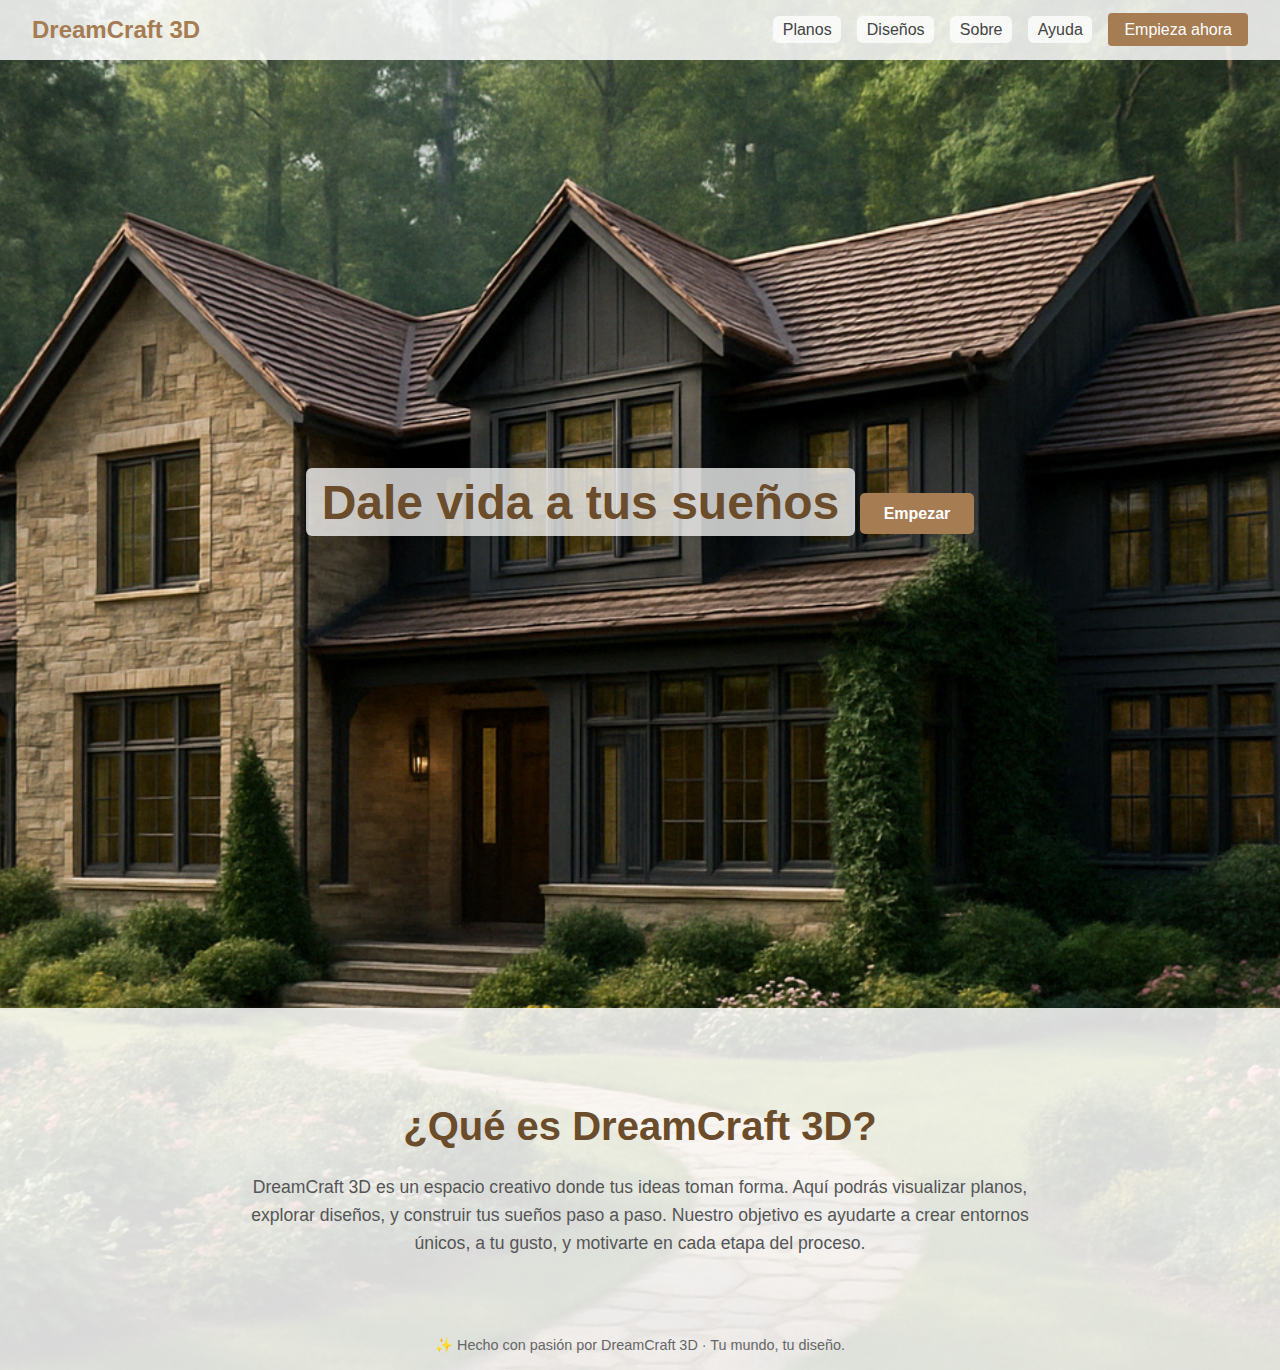
<file: index.html>
<!DOCTYPE html>
<html lang="es">
<head>
    <meta charset="UTF-8">
    <meta name="viewport" content="width=device-width, initial-scale=1.0">
    <title>DreamCraft 3D</title>
    <link rel="stylesheet" href="style.css">
</head>
<body>
    <header>
        <div class="logo">DreamCraft 3D</div>
        <nav>
            <ul>
                <li><a href="#">Planos</a></li>
                <li><a href="#">Diseños</a></li>
                <li><a href="#">Sobre</a></li>
                <li><a href="#">Ayuda</a></li>
                <li><a href="#" class="btn">Empieza ahora</a></li>
            </ul>
        </nav>
    </header>
    <main>
        <div class="hero">
            <h1>Dale vida a tus sueños</h1>
            <a href="editor/editor.html" class="explore-button">Empezar</a>

        </div>
    </main>

    <section class="about">
  <div class="container">
    <h2>¿Qué es DreamCraft 3D?</h2>
    <p>
      DreamCraft 3D es un espacio creativo donde tus ideas toman forma.
      Aquí podrás visualizar planos, explorar diseños, y construir tus sueños
      paso a paso. Nuestro objetivo es ayudarte a crear entornos únicos, a tu gusto,
      y motivarte en cada etapa del proceso.
    </p>
  </div>
</section>

    <footer>
        <p>✨ Hecho con pasión por DreamCraft 3D · Tu mundo, tu diseño.</p>
    </footer>
</body>
</html>
</file>
<file: style.css>
* {
    margin: 0;
    padding: 0;
    box-sizing: border-box;
}

body {
    font-family: 'Segoe UI', sans-serif;
    color: #333;
    background: url('assets/background.png') no-repeat center center/cover;
    min-height: 100vh;
    display: flex;
    flex-direction: column;
}

header {
    background: rgba(255, 255, 255, 0.85);
    padding: 1rem 2rem;
    display: flex;
    justify-content: space-between;
    align-items: center;
}

.logo {
    font-size: 1.5rem;
    font-weight: bold;
    color: #a67c52;
}

nav ul {
    list-style: none;
    display: flex;
    gap: 1rem;
}

nav a {
    text-decoration: none;
    color: #444;
    font-weight: 500;
    background-color: rgba(255, 255, 255, 0.75); /* fondo suave */
    padding: 0.3rem 0.6rem;
    border-radius: 6px;
    transition: background-color 0.3s ease, transform 0.3s ease;
}
nav a:hover {
    background-color: rgba(255, 255, 255, 0.95);
    color: #a67c52;
    transform: scale(1.05);
}

nav .btn {
    background: #a67c52;
    color: white;
    padding: 0.5rem 1rem;
    border-radius: 4px;
}

main {
    flex: 1;
    display: flex;
    align-items: center;
    justify-content: center;
    text-align: center;
    padding: 2rem;
    min-height: 100vh;
}

.hero h1 {
    font-size: 3rem;
    margin-bottom: 1rem;
    color: #6b4c2b;
    background-color: rgba(255, 255, 255, 0.75); /* Fondo suave solo en el texto */
    padding: 0.4rem 1rem;
    border-radius: 6px;
    display: inline-block;
    box-shadow: 0 2px 6px rgba(0, 0, 0, 0.1); /* sombra ligera opcional */
}

.explore-button {
    background: #a67c52;
    color: white;
    padding: 0.75rem 1.5rem;
    border-radius: 5px;
    text-decoration: none;
    font-weight: bold;
    transition: background 0.3s ease, transform 0.3s ease;
}

.explore-button:hover {
    background: #8b653d;
    transform: scale(1.05);
}

footer {
    background: rgba(255, 255, 255, 0.85);
    text-align: center;
    padding: 1rem;
    font-size: 0.9rem;
    color: #666;
}
.about {
    background-color: rgba(255, 255, 255, 0.85);
    padding: 6rem 2rem 4rem 2rem;
    text-align: center;
    margin-top: 3rem;
}

.about .container {
    max-width: 800px;
    margin: 0 auto;
}

.about h2 {
    font-size: 2.5rem;
    margin-bottom: 1.5rem;
    color: #6b4c2b;
}

.about p {
    font-size: 1.1rem;
    line-height: 1.6;
    color: #555;
}
</file>
